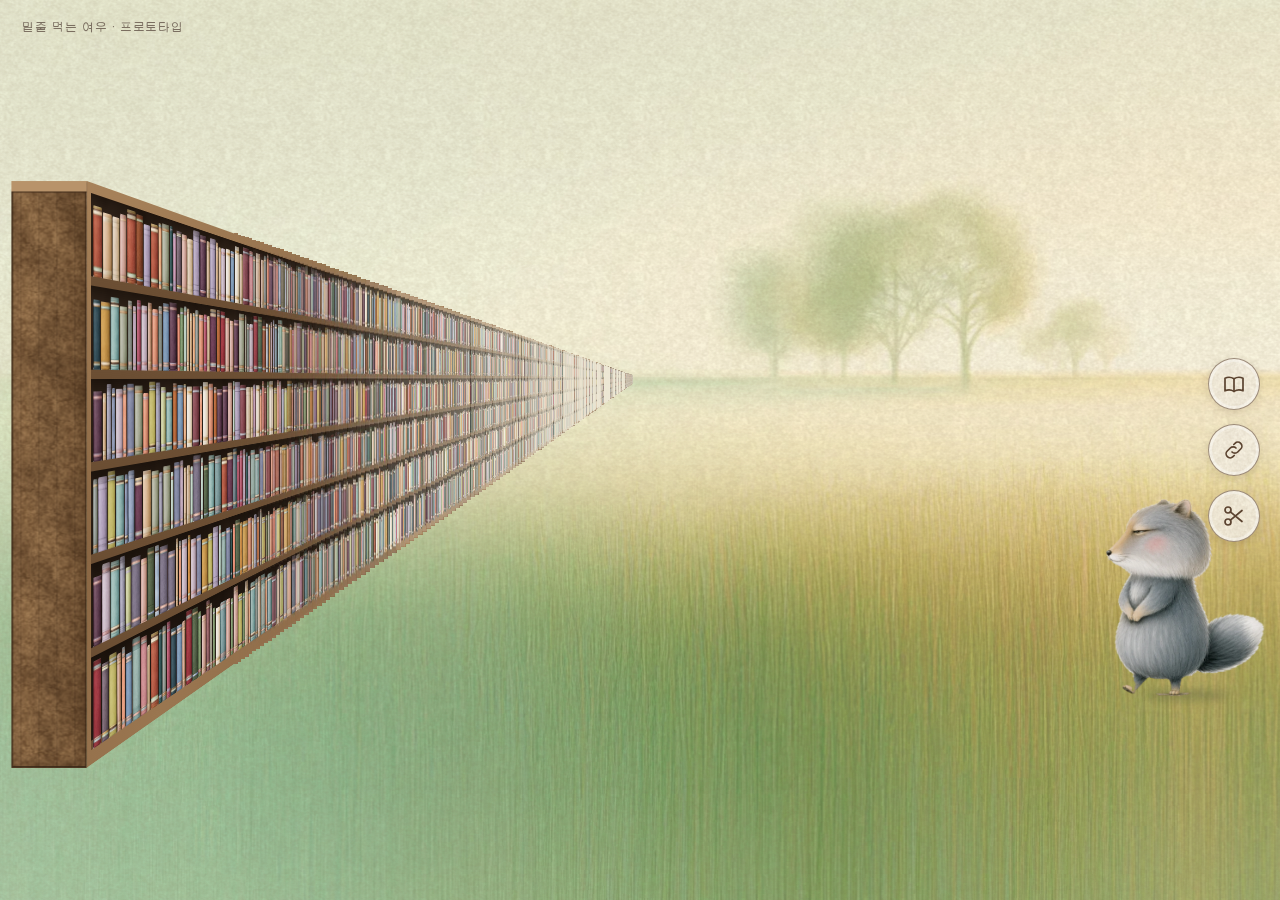
<file: index.html>
<!DOCTYPE html>
<html lang="ko">
<head>
<meta charset="utf-8">
<base href="/">  <!-- /view/ 처럼 끝에 / 가 붙은 주소로 열려도 css·js·그림·데이터를 맨 위에서 찾게 -->
<meta name="viewport" content="width=device-width, initial-scale=1">
<title>밑줄 먹는 여우 · 프로토타입</title>
<link rel="preload" as="font" type="font/woff2" href="assets/fonts/undinaru-v1.woff2" crossorigin>
<link rel="preload" as="font" type="font/woff2" href="assets/fonts/undinaru-bold-v1.woff2" crossorigin>
<link rel="preload" as="image" href="assets/meadow/field.webp">
<link rel="preload" as="image" href="assets/tex/paper.webp">
<link rel="stylesheet" href="css/style.css">

</head>
<body>
<!-- 처음 들어올 때: 그림을 모두 받아 준비할 때까지 크림색 막으로 덮었다가 한 번에 걷어냄 (js/main.js revealScene) -->
<div id="curtain" aria-hidden="true"><p>책장을 펼치는 중…</p></div>
<div id="stage">
  <div id="label">밑줄 먹는 여우 · 프로토타입</div>
  <div id="viewport"><div id="world">
    <div class="plane" id="backP"></div>
    <div class="plane" id="ceilP"></div>
    <div class="plane" id="wallR"></div>
    <div class="plane" id="floorP"></div>
    <div id="floorFade"></div>
    <div id="floorGlow"></div>
    <div class="plane" id="wallL">
      <div id="wallShadow"></div>
      <div id="shelf" tabindex="0" role="button" aria-label="책장. 누르면 여우가 책을 한 권 꺼내 먹어요"><div id="sidePanel"></div></div>
      <div id="fog"></div>
    </div>
    <div id="fox" aria-hidden="true">
      <div id="foxBob"><div id="foxInner"></div></div>
      <div id="held">
        <div class="cover"></div>
        <div class="spread"><div class="pg l"></div><div class="pg r"></div></div>
      </div>
    </div>
  </div></div>
  
</div>
<div id="hint">커서를 움직이면 여우가 따라와요 · 안쪽에 커서를 두면 더 깊이 들어가요 · 책장을 누르면 책을 먹어요</div>

<div id="dream" aria-live="polite">
  <div id="ink">
    <div class="blob b1"></div><div class="blob b2"></div><div class="blob b3"></div>
    <div class="dream-inner" id="dreamInner"></div>
  </div>
</div>
<nav id="tools" aria-label="여우의 언덕 도구">
  <a class="tool" id="toArchive" href="archive"><svg viewBox="0 0 24 24" aria-hidden="true"><path d="M3 6.2c3-1.4 6-1.3 9 .6c3-1.9 6-2 9-.6v12.6c-3-1.4-6-1.3-9 .6c-3-1.9-6-2-9-.6Z"/><path d="M12 6.8v12.6"/></svg><span class="tip">먹은 책 모아 보기</span></a>
  <button class="tool" id="shareView" type="button"><svg viewBox="0 0 24 24" aria-hidden="true"><path d="M10 14a4 4 0 0 0 5.7 0l3-3a4 4 0 0 0-5.7-5.7l-1.2 1.2"/><path d="M14 10a4 4 0 0 0-5.7 0l-3 3a4 4 0 0 0 5.7 5.7l1.2-1.2"/></svg><span class="tip">보기 전용 링크 복사</span></button>
  <div id="keyAsk" role="dialog" aria-label="꽃밭 주인 옮기기" hidden>
    <p>다른 브라우저가 이 꽃밭의<br>주인으로 등록돼 있어요</p>
    <input type="password" id="gardenKey" autocomplete="current-password" placeholder="비상용 비밀번호" aria-label="비상용 비밀번호">
    <small class="key-msg" aria-live="polite">이 브라우저로 옮기려면 Vercel에 정해 둔 GARDEN_KEY를 넣어 주세요.</small>
    <div class="ask-btns"><button type="button" class="key-yes">옮기기</button><button type="button" class="key-no">그만둘래요</button></div>
  </div>
  <button class="tool" id="snip" type="button" aria-haspopup="dialog" aria-expanded="false"><svg viewBox="0 0 24 24" aria-hidden="true"><circle cx="6" cy="6" r="3"/><circle cx="6" cy="18" r="3"/><path d="M8.4 7.8 20 17.5M8.4 16.2 20 6.5"/></svg><span class="tip">꽃 잘라 꽃다발 받기</span></button>
  <div id="snipAsk" role="dialog" aria-label="꽃 자르기" hidden>
    <p>풀밭에 핀 꽃 <b class="ask-n"></b>송이 중</p>
    <label class="ask-pick"><select id="snipCount" aria-label="자를 꽃 송이 수"></select> 송이를 잘라</label>
    <p>여우가 꽃다발로 만들어 줄까요?</p>
    <small>먼저 핀 꽃부터 잘라요. 먹은 책 기록은 모음 페이지에 그대로 남아요.</small>
    <div class="ask-btns"><button type="button" class="ask-yes">잘라 주세요</button><button type="button" class="ask-no">그만둘래요</button></div>
  </div>
</nav>
<div id="toast"></div>

<svg width="0" height="0" style="position:absolute" aria-hidden="true">
  <filter id="wobble" x="-10%" y="-10%" width="120%" height="120%">
    <feTurbulence type="fractalNoise" baseFrequency="0.011" numOctaves="3" seed="7"/>
    <feDisplacementMap in="SourceGraphic" scale="70" xChannelSelector="R" yChannelSelector="G"/>
  </filter>
</svg>

<script src="js/share.js"></script>
<script src="js/main.js"></script>
<script src="js/write.js"></script>

</body>
</html>
</file>
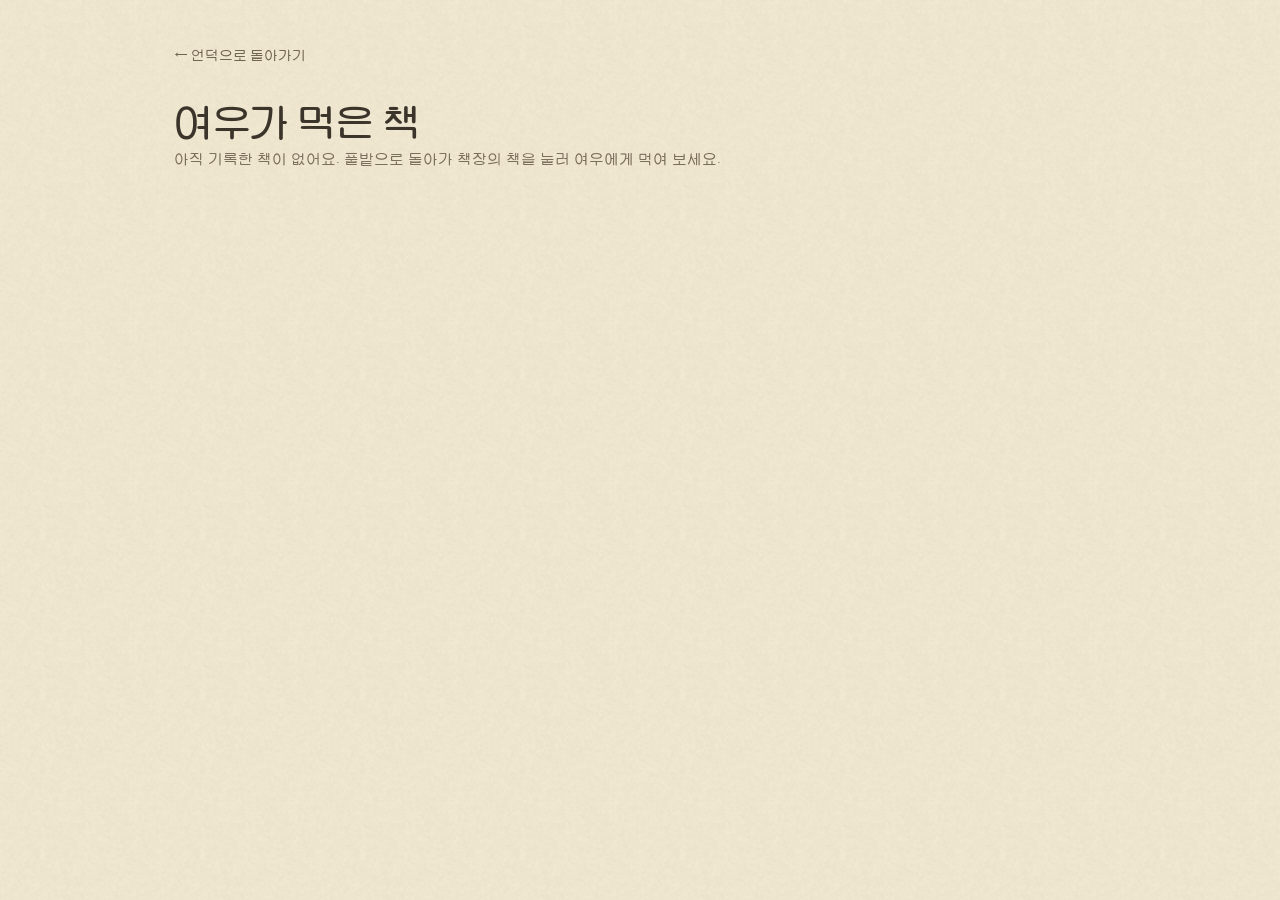
<file: archive.html>
<!DOCTYPE html>
<html lang="ko">
<head>
<meta charset="utf-8">
<base href="/">  <!-- /view/ 처럼 끝에 / 가 붙은 주소로 열려도 css·js·그림·데이터를 맨 위에서 찾게 -->
<meta name="viewport" content="width=device-width, initial-scale=1">
<title>여우가 먹은 책 · 밑줄 먹는 여우</title>
<link rel="preload" as="font" type="font/woff2" href="assets/fonts/undinaru-v1.woff2" crossorigin>
<link rel="preload" as="font" type="font/woff2" href="assets/fonts/undinaru-bold-v1.woff2" crossorigin>
<link rel="stylesheet" href="css/archive.css">
</head>
<body>
<main>
  <a class="back" href="./">← 언덕으로 돌아가기</a>
  <header>
    <h1>여우가 먹은 책</h1>
    <p id="sum">기록을 불러오는 중이에요</p>
  </header>
  <div class="search" id="searchBox" hidden>
    <label for="q" class="sr">기록 검색</label>
    <input id="q" type="search" placeholder="책 이름, 작가, 구절, 메모에서 찾기" autocomplete="off" enterkeyhint="search">
    <p id="found" aria-live="polite"></p>
  </div>
  <section aria-labelledby="hBooks">
    <h2 id="hBooks" class="sr">먹은 책 목록</h2>
    <div id="books" class="grid"></div>
  </section>
  <section id="bqSec" aria-labelledby="hBq" hidden>
    <h2 id="hBq">받은 꽃다발</h2>
    <ul id="bouquets"></ul>
  </section>
  <footer>
    <div id="clear">
      <button type="button" class="link" id="clearAsk">기록 모두 지우기</button>
      <span id="clearConfirm" hidden>먹은 책 기록, 메모, 받은 꽃다발, 풀밭의 꽃이 모두 지워져요.
        <button type="button" id="clearYes">지우기</button><button type="button" id="clearNo" class="link">그만두기</button></span>
    </div>
  </footer>
</main>
<script src="js/share.js"></script>
<script src="js/archive.js"></script>
</body>
</html>
</file>
<file: css/style.css>
/* 글꼴: 은디나루(은글꼴, 자유 공개 글꼴). 한글·영문·문장부호만 남겨 woff2로 줄임 (assets/fonts) */
@font-face{font-family:'UnDinaru';font-weight:400;font-display:swap;src:url(../assets/fonts/undinaru-v1.woff2) format('woff2')}
@font-face{font-family:'UnDinaru';font-weight:700;font-display:swap;src:url(../assets/fonts/undinaru-bold-v1.woff2) format('woff2')}
:root{
  --floor: 9vh;
  --fox: 190px;
  --ink: #3B342A;
  --muted: #8A7F6B;
  --paper: #F3EDE1;
  /* 수채 종이 결: 책등·나무판에 곱하기로 얹어 붓 자국과 입자감을 냄 */
  --grain: url(../assets/tex/grain.webp);   /* 성능: SVG 노이즈 대신 미리 그려 둔 작은 이미지 (SVG 필터는 그릴 때마다 노이즈를 새로 계산해 무거움) */
  --wash: url(../assets/tex/wash.webp);
  --wood: #94704A;
  --wood-dk: #6B4E33;
  --pencil: rgba(52,34,20,.78);
}
*{box-sizing:border-box}
html,body{margin:0;height:100%;overflow:hidden;background:#0b0b0b;font-family:'UnDinaru',sans-serif}

/* ---------- 현실: 검은 무대 ---------- */
#stage{
  position:fixed;inset:0;
  background:
    radial-gradient(ellipse 55% 60% at 22% 70%, rgba(255,226,180,.08), transparent 70%),
    radial-gradient(ellipse 80% 30% at 50% 100%, rgba(255,240,220,.05), transparent 70%),
    #0b0b0b;
  will-change:transform,filter;
}
#label{position:fixed;top:18px;left:22px;color:#6b6460;font-size:12px;letter-spacing:.08em;z-index:3}
#note{position:fixed;bottom:14px;right:18px;color:#4d4844;font-size:11px;z-index:3}

/* 방 (3D) */
#viewport{position:absolute;inset:0;perspective:1100px;perspective-origin:50% 42%;overflow:hidden}
#world{position:absolute;left:50%;top:50%;width:0;height:0;transform-style:preserve-3d;transform:scale(var(--k,1))}
.plane{position:absolute;left:0;top:0;transform-origin:0 0;transform-style:preserve-3d}
#wallL{width:3600px;height:800px;transform:translate3d(-600px,-500px,300px) rotateY(90deg);
  background:linear-gradient(90deg,#1d1713 0%,#120e0b 30%,#050404 60%,#030303 100%)}
#floorP{width:1200px;height:3600px;transform:translate3d(-600px,300px,300px) rotateX(-90deg);
  background:url(../assets/tex/floor.webp)}
/* 성능: 바닥의 어둠·빛 그라데이션을 나무 무늬와 한 판에 겹치면 여우가 움직일 때마다 큰 바닥 전체를 다시 그려서 버벅였음.
   무늬(floorP), 어둠(floorFade), 은은한 빛(floorGlow)을 각각 얇게 띄운 판으로 나눔 */
#floorFade,#floorGlow{position:absolute;left:0;top:0;transform-origin:0 0;width:1200px;height:3600px;pointer-events:none}
#floorFade{transform:translate3d(-600px,299px,300px) rotateX(-90deg);
  background:linear-gradient(180deg,rgba(0,0,0,0) 0%,rgba(0,0,0,.6) 28%,#050404 55%,#030303 100%)}
#floorGlow{transform:translate3d(-600px,298.5px,300px) rotateX(-90deg);
  background:radial-gradient(ellipse 40% 22% at 22% 14%,rgba(255,222,170,.09),transparent 70%)}
#ceilP{width:1200px;height:3600px;transform:translate3d(-600px,-500px,300px) rotateX(-90deg);
  background:linear-gradient(180deg,#0f0c0a 0%,#060505 30%,#030303 60%)}
#wallR{width:3600px;height:800px;transform:translate3d(600px,-500px,300px) rotateY(90deg);
  background:linear-gradient(90deg,#120f0d 0%,#080706 28%,#030303 60%)}
#backP{width:1200px;height:800px;transform:translate3d(-600px,-500px,-3300px);background:#030303}

#shelf{position:absolute;left:250px;top:240px;width:0;height:560px;transform-origin:0 0;transform:translateZ(72px);transform-style:preserve-3d;cursor:pointer}
#shelf:focus-visible{outline:none}
#shelf:focus-visible .seg{outline:2px solid rgba(201,168,119,.5);outline-offset:-2px}
.seg{position:absolute;top:0;height:560px;display:grid;grid-template-rows:repeat(6,1fr);
  background-color:#2a1f17;background-image:var(--wash),linear-gradient(180deg,#33261c,#211811);background-blend-mode:multiply,normal;
  border:10px solid var(--wood);border-bottom-width:14px;border-left-width:8px;border-right:none;
  border-image:linear-gradient(160deg,#a7825a 0%,#8a6744 35%,#9a7650 60%,#7a5a3c 100%) 1;
  box-shadow:inset 0 0 0 1px var(--pencil)}
#sidePanel{position:absolute;left:0;top:0;width:72px;height:560px;transform-origin:0 0;transform:translateZ(-72px) rotateY(-90deg);
  background-color:var(--wood);
  background-image:var(--grain),var(--wash),repeating-linear-gradient(90deg,rgba(60,40,24,0) 0 9px,rgba(60,40,24,.18) 9px 10px,rgba(60,40,24,0) 10px 17px),linear-gradient(90deg,#b08a5f,#8c6a46);
  background-blend-mode:multiply,multiply,normal,normal;
  box-shadow:inset 0 0 0 1.5px var(--pencil),inset 0 0 18px rgba(70,46,26,.45);pointer-events:none}
#sidePanel::before{content:"";position:absolute;left:0;right:0;top:0;height:10px;background:#b8936a;box-shadow:0 1px 0 var(--pencil)}
#fog{position:absolute;left:0;top:225px;width:3600px;height:590px;transform:translateZ(74px);pointer-events:none;
  background:linear-gradient(90deg,rgba(0,0,0,0) 0%,rgba(0,0,0,.2) 10%,rgba(0,0,0,.6) 28%,rgba(0,0,0,.92) 44%,#000 54%,#000 100%)}
#wallShadow{position:absolute;left:150px;top:200px;width:1600px;height:600px;transform:translateZ(1px);
  background:radial-gradient(ellipse 60% 70% at 30% 70%,rgba(255,220,170,.05),transparent 70%);pointer-events:none}
.row{position:relative;display:flex;align-items:flex-end;gap:1px;padding:0 4px;overflow:hidden;
  border-bottom:9px solid var(--wood);border-image:linear-gradient(180deg,#b38e64 0 2px,#8f6c48 2px 60%,#6b4e33) 0 0 1 0 / 0 0 9px 0}
.row::before{content:"";position:absolute;left:0;right:0;top:0;height:16px;z-index:1;pointer-events:none;
  background:linear-gradient(180deg,rgba(20,12,6,.55),rgba(20,12,6,0))}
.row:last-child{border-bottom:none}
.spine{
  position:relative;flex:none;border-radius:2px 2px 0 0;
  transition:opacity .4s;
  background-color:var(--c,#a99a86);background-size:100% 100%;background-repeat:no-repeat;
  box-shadow:inset -1px 0 0 rgba(40,26,14,.25);
}
/* 성능: 책에 커서를 올렸을 때 책 자체를 밝히면 큰 3D 책장 전체를 다시 그려서 버벅였음.
   대신 화면 위 평면 레이어(#spineHL)를 그 책 위치로 옮겨 은은하게 밝힘 */
#spineHL{position:fixed;left:0;top:0;pointer-events:none;z-index:3;opacity:0;
  background:rgba(255,236,200,.28);mix-blend-mode:screen;border-radius:2px;box-shadow:0 0 10px 2px rgba(255,226,180,.25);transition:opacity .15s}
#spineHL.on{opacity:1}
.spine.picked{filter:brightness(1.6)!important}
.spine.gone{opacity:0}

/* 여우 */
#fox{
  pointer-events:none;
  position:absolute;left:0;top:0;width:320px;height:320px;
  transform-origin:0 0;will-change:transform;z-index:4;
}
#fox::after{content:"";position:absolute;left:50%;width:var(--shw,40%);transform:translateX(-50%);bottom:-4px;height:14px;border-radius:50%;background:rgba(0,0,0,.6);filter:blur(4px);z-index:-1}
#foxBob,#foxInner{width:100%;height:100%}
#foxBob{transform-origin:50% 100%}
#foxInner svg{width:100%;height:100%;display:block;overflow:visible}
#foxInner{position:relative}
#foxInner img.enter{opacity:0}
.img-mode #foxInner img{transition:opacity .15s linear}
.img-mode.walking #foxBob{animation:none}
.img-mode.pose-stand #foxBob,.img-mode.pose-sit #foxBob{animation:breathe 3.4s ease-in-out infinite;transform-origin:50% 100%}
#foxInner img{position:absolute;bottom:0;left:50%;transform:translate(calc(-50% + var(--dx,0px)),var(--dy,0px));width:auto;max-width:none;display:block;filter:brightness(var(--br,.94));user-select:none;-webkit-user-drag:none}
#fox::before{content:"";position:absolute;left:0;right:0;bottom:-10px;height:100%;
  background:radial-gradient(closest-side at 50% 78%,rgba(255,222,175,.09),rgba(255,222,175,0));pointer-events:none;z-index:-2}
#foxInner{transform-origin:50% 50%;transition:transform .24s cubic-bezier(.4,0,.2,1)}

svg .leg{transform-box:fill-box;transform-origin:50% 5%}
.walking .l1,.walking .l3{animation:swing .42s ease-in-out infinite alternate}
.walking .l2,.walking .l4{animation:swing .42s ease-in-out infinite alternate-reverse}
@keyframes swing{from{transform:rotate(20deg)}to{transform:rotate(-20deg)}}
.walking #foxBob{animation:bob .21s ease-in-out infinite alternate}
@keyframes bob{to{transform:translateY(-4px)}}
svg .arm{transform-box:fill-box;transform-origin:50% 8%;transform:rotate(16deg)}
.reaching svg .arm{animation:rummage .55s ease-in-out infinite alternate}
@keyframes rummage{from{transform:rotate(168deg)}to{transform:rotate(138deg)}}
svg .head{transform-box:fill-box;transform-origin:50% 100%}
.chewing svg .head{animation:chew .2s ease-in-out infinite alternate}
@keyframes chew{to{transform:translateY(3px) rotate(-2deg)}}
.sleeping #foxBob{animation:breathe 2.6s ease-in-out infinite;transform-origin:50% 100%}
@keyframes breathe{50%{transform:scaleY(1.04)}}
/* 앉아서 쉬기(임시): 숨을 깊고 느리게 */
.resting #foxBob{animation:breatheDeep 4.6s ease-in-out infinite;transform-origin:50% 100%}
@keyframes breatheDeep{45%{transform:scaleY(1.075) scaleX(1.025)}}
.img-mode.reaching #foxBob{animation:sway 1.1s ease-in-out infinite alternate;transform-origin:50% 100%}
@keyframes sway{from{transform:rotate(-1.5deg)}to{transform:rotate(1.5deg) translateY(-3px)}}
.img-mode.pose-sit #held,.img-mode.pose-eat #held{display:none!important}

/* 들고 있는 책 */
#held{position:absolute;display:none;pointer-events:none;z-index:6}
#held.closed,#held.open{display:block}
.pose-walk #held{left:20%;top:50%}
.pose-walk.face-right #held{left:auto;right:20%}
.pose-sit #held,.pose-eat #held{left:50%;top:68%;transform:translate(-50%,-50%)}
#held .cover{display:none;width:calc(var(--fox)*.2);height:calc(var(--fox)*.28);background:var(--cover,#a98f6b);border-radius:2px;box-shadow:inset -3px 0 0 rgba(0,0,0,.2)}
#held.closed .cover{display:block}
#held .spread{display:none;position:relative;width:calc(var(--fox)*.46);height:calc(var(--fox)*.28);perspective:400px}
#held.open .spread{display:flex}
.pg{flex:1;background:#efe6d2;border:1px solid #c9bba0;background-image:repeating-linear-gradient(#efe6d2 0 5px,#d8ccb4 5px 6px);background-size:70% 100%;background-repeat:no-repeat;background-position:center 30%}
.pg.l{border-radius:3px 0 0 3px;box-shadow:inset -4px 0 6px rgba(0,0,0,.12)}
.pg.r{border-radius:0 3px 3px 0;box-shadow:inset 4px 0 6px rgba(0,0,0,.12)}
.flip{position:absolute;left:50%;top:0;width:50%;height:100%;background:#f6efe0;border:1px solid #c9bba0;transform-origin:left center;backface-visibility:visible}
.flybook{position:fixed;z-index:20;border-radius:2px;pointer-events:none}
/* 이미지 모드: 입에 문 책 (수채 느낌의 작은 양장본) */
.img-mode #held{transition:left .18s ease,top .18s ease;transform:none}
.img-mode #held.hidden{visibility:hidden}
.img-mode #held.no-anchor{display:none!important}
.img-mode #held .cover,.img-mode ~ .flybook,.flybook{
  --pg:#efe4cc;
}
.img-mode #held .cover{width:30px;height:40px;margin-left:-9px;transform-origin:30% 6%;transform:rotate(-16deg);
  border-radius:2px 3px 3px 2px;border:1px solid rgba(58,40,26,.55);
  background:
    linear-gradient(90deg,rgba(0,0,0,.22) 0 5px,rgba(255,255,255,.08) 5px 7px,transparent 7px),
    radial-gradient(ellipse at 30% 25%,rgba(255,255,255,.18),transparent 60%),
    var(--cover,#a98f6b);
  box-shadow:3px 0 0 -1px #efe4cc,3px 0 0 0 rgba(58,40,26,.4),0 3px 5px rgba(0,0,0,.35)}
.img-mode.face-right #held .cover{transform:rotate(16deg) scaleX(-1);margin-left:-21px}
/* 날아가는 책: 손으로 그린 책 그림 여러 방향을 겹쳐 두고 JS(swapViews)가 차례로 바꿔 보여줌. 표지에만 책 색을 곱함 */
.flybook{filter:drop-shadow(0 4px 5px rgba(60,40,20,.3))}
.fb{position:absolute;inset:0;background:50% 50%/100% 100% no-repeat}
.fb i{position:absolute;inset:0;background:var(--cover,#a98f6b);mix-blend-mode:multiply;opacity:.9;-webkit-mask-size:100% 100%;mask-size:100% 100%;-webkit-mask-repeat:no-repeat;mask-repeat:no-repeat}
.fb-a{background-image:url(../assets/book/fly_a.webp)} .fb-a i{-webkit-mask-image:url(../assets/book/fly_a_mask.webp);mask-image:url(../assets/book/fly_a_mask.webp)}
.fb-b{background-image:url(../assets/book/fly_b.webp)} .fb-b i{-webkit-mask-image:url(../assets/book/fly_b_mask.webp);mask-image:url(../assets/book/fly_b_mask.webp)}
.fb-c{background-image:url(../assets/book/fly_c.webp)} .fb-c i{-webkit-mask-image:url(../assets/book/fly_c_mask.webp);mask-image:url(../assets/book/fly_c_mask.webp)}
.fb-lay{background-image:url(../assets/book/lay.webp)} .fb-lay i{-webkit-mask-image:url(../assets/book/lay_mask.webp);mask-image:url(../assets/book/lay_mask.webp)}
.crumb{position:fixed;z-index:21;pointer-events:none;
  background:#e6dcc4 repeating-linear-gradient(0deg,transparent 0 2px,rgba(80,64,44,.28) 2px 3px);
  filter:brightness(.82);transform-style:preserve-3d;will-change:transform}
.zz{position:fixed;z-index:21;color:#c9bfae;font-family:'UnDinaru',sans-serif;pointer-events:none}

#hint{
  position:fixed;left:50%;bottom:3.2vh;transform:translateX(-50%);
  color:#a59d92;font-size:14px;letter-spacing:.04em;opacity:0;transition:opacity .8s;z-index:3;white-space:nowrap
}
#hint.show{opacity:1}

/* ---------- 꿈 ---------- */
#dream{position:fixed;inset:0;z-index:40;visibility:hidden;pointer-events:none}
#dream.active{visibility:visible;pointer-events:auto}
#ink{
  position:absolute;inset:0;overflow-y:auto;
  background-color:var(--paper);
  background-image:url("data:image/svg+xml,%3Csvg xmlns='http://www.w3.org/2000/svg' width='220' height='220'%3E%3Cfilter id='n'%3E%3CfeTurbulence type='fractalNoise' baseFrequency='.85' numOctaves='3'/%3E%3CfeColorMatrix values='0 0 0 0 .35 0 0 0 0 .28 0 0 0 0 .2 0 0 0 .09 0'/%3E%3C/filter%3E%3Crect width='100%25' height='100%25' filter='url(%23n)'/%3E%3C/svg%3E");
  color:var(--ink);
  clip-path:circle(0px at 50% 50%);
}
.blob{position:fixed;border-radius:50%;pointer-events:none;filter:blur(2px);animation:drift 22s ease-in-out infinite alternate}
.blob.b1{width:46vmax;height:40vmax;left:-12vmax;top:-10vmax;background:radial-gradient(circle at 40% 40%,var(--t1,rgba(201,168,119,.32)),transparent 65%);transition:background 1s}
.blob.b2{width:40vmax;height:44vmax;right:-14vmax;top:18vh;background:radial-gradient(circle at 50% 50%,rgba(138,155,168,.30),transparent 65%);animation-duration:26s}
.blob.b3{width:30vmax;height:30vmax;left:20vw;bottom:-14vmax;background:radial-gradient(circle,var(--t3,rgba(230,164,155,.24)),transparent 65%);animation-duration:19s}
@keyframes drift{to{transform:translate(4vmax,3vmax) scale(1.08)}}

.dream-inner{position:relative;max-width:640px;margin:0 auto;padding:14vh 28px 12vh}
.kicker{font-size:12px;letter-spacing:.14em;color:var(--muted);margin:0 0 18px}
.dtitle{font-family:'UnDinaru',sans-serif;font-weight:700;font-size:clamp(26px,4vw,36px);margin:0 0 6px;line-height:1.3}
.dauthor{color:var(--muted);margin:0 0 48px;font-size:15px}
.q{margin:0 0 44px;padding:0}
.q p{font-family:'UnDinaru',sans-serif;font-size:clamp(20px,2.6vw,25px);line-height:1.85;white-space:pre-line;margin:0 0 10px}
.q span{font-size:12px;color:var(--muted);letter-spacing:.06em}
.fnote{border-top:1px solid #d6cbb6;padding-top:22px;margin:56px 0 24px}
.fnote small{display:block;font-size:12px;color:var(--muted);letter-spacing:.1em;margin-bottom:8px}
.fnote p{margin:0;font-size:17px;line-height:1.8}
.tags{display:flex;gap:8px;flex-wrap:wrap;margin:0 0 40px}
.tags span{font-size:12px;padding:5px 12px;border-radius:999px;background:rgba(201,168,119,.22);color:#6b5434}
.actions{display:flex;gap:12px;flex-wrap:wrap;align-items:center}
.actions a,.actions button{font-family:inherit;font-size:14px;padding:11px 20px;border-radius:999px;cursor:pointer;text-decoration:none}
.actions a,.actions button.ghost{border:1px solid #bfb29a;color:var(--ink);background:transparent}
.actions button{border:none;background:#3B342A;color:#f3ede1}
.actions button:focus-visible,.actions a:focus-visible{outline:2px solid #8a9ba8;outline-offset:3px}
.rv{opacity:0;transform:translateY(14px);transition:opacity 1.1s ease, transform 1.1s ease}
.rv.in{opacity:1;transform:none}
@media (prefers-reduced-motion:reduce){ .rv{transform:none;transition:opacity .4s ease} }
#toast{position:fixed;left:50%;bottom:28px;transform:translateX(-50%);background:#3B342A;color:#f3ede1;font-size:13px;padding:9px 16px;border-radius:999px;opacity:0;transition:opacity .4s;z-index:60;pointer-events:none}
#toast.show{opacity:1}

@media (max-width:700px){ #note{display:none} }
@media (prefers-reduced-motion:reduce){
  .blob{animation:none}
  .resting #foxBob{animation-duration:9s}
}

/* 먹은 책 더미 (입구 근처 바닥) */
#pile{position:absolute;left:0;top:0;width:300px;height:420px;display:flex;align-items:flex-end;justify-content:center;gap:18px;pointer-events:none}
#pile::after{content:"";position:absolute;left:12%;right:12%;bottom:-8px;height:18px;border-radius:50%;background:rgba(0,0,0,.55);filter:blur(5px);z-index:-1}
#pile .pstack{display:flex;flex-direction:column-reverse;align-items:center}
.pbook{pointer-events:auto;cursor:pointer;display:block;position:relative;margin:0;padding:0;border:0;background:none;
  transform:translateX(var(--off,0)) rotate(var(--rot,0deg));transition:filter .2s}
/* 먹은 책 더미: 눕힌 책 그림(lay). 버튼은 책 두께만큼의 띠이고 그림은 그 위로 올라와 있어서, 위에 쌓인 책이 아래 책의 표지를 덮음 */
.pbook::before,.pbook::after{content:"";position:absolute;left:0;right:0;bottom:-1px;height:var(--ih,80px);pointer-events:none}
.pbook::before{background:url(../assets/book/lay.webp) 50% 100%/100% 100% no-repeat}
.pbook::after{background:var(--c,#a99a86);mix-blend-mode:multiply;opacity:.9;-webkit-mask:url(../assets/book/lay_mask.webp) 50% 100%/100% 100% no-repeat;mask:url(../assets/book/lay_mask.webp) 50% 100%/100% 100% no-repeat}
.pbook:hover,.pbook:focus-visible{filter:brightness(1.12) drop-shadow(0 0 5px rgba(255,236,190,.9));outline:none}

.plabel{position:absolute;left:-40px;right:-40px;text-align:center;color:#a59d92;font-size:14px;letter-spacing:.04em;pointer-events:none}

/* 한 장짜리 먹기 그림: 씹을 때 몸이 살짝 들썩임 */
.img-mode.chewing #foxBob{animation:chewBob .34s ease-in-out infinite alternate;transform-origin:50% 100%}
@keyframes chewBob{from{transform:scale(1,1)}to{transform:scale(1.012,.985) translateY(1px)}}

/* 꿈 화면이 닫혀 있을 때는 물감 번짐 애니메이션을 멈춤 (안 보이는데 계속 그려서 성능 낭비) */
#dream:not(.active) .blob{animation-play-state:paused}

/* ===================== 꽃밭 언덕 테마 =====================
   벽·천장 없이 크림색 하늘 아래 언덕과 꽃밭이 펼쳐진 곳에 책장이 끝없이 서 있음.
   풀밭(#stage 배경)은 2D 그림 한 장이라 가볍고, 책장 안쪽은 크림색 안개로 흐려짐 */
:root{--cream:#f4f1e6}
html,body{background:var(--cream)}
/* 풀밭 위에 크림 종이색을 한 겹 덮고 종이 결을 얹음 (하늘이 하얗게 비던 것을 크림 종이처럼) */
#stage{background:
  url(../assets/tex/paper.webp) 0 0 / 160px 160px repeat,
  linear-gradient(rgba(240,230,205,.38),rgba(240,230,205,.38)),
  var(--cream) url(../assets/meadow/field.webp) 88% 100% / auto 100% no-repeat!important;
  background-blend-mode:normal,normal,normal!important}
/* 풀밭 그림(field.webp)은 지평선이 그림 위에서 42%에 오도록 만들어 둠 = 책장 소실점(#viewport perspective-origin 42%)과 같은 높이.
   가로 88%: 오른쪽 먼 나무들이 화면 안에 들어오게. 그림 비율(2.51)보다 넓은 화면만 가로 맞춤 */
@media (min-aspect-ratio:2510/1000){ #stage{background-size:160px 160px,auto,100% auto!important} }
#wallL{background:none!important}
#ceilP,#wallR,#backP{display:none}
#floorP{background:none!important}
#floorFade,#floorGlow{display:none}
#wallShadow{display:none}
#fog{display:none}
/* 책장이 안쪽으로 갈수록 안개 속으로 사라짐: 각 칸(.seg)에 마스크. 위치는 setMask()가 맞춤.
   마스크 앞쪽 3000px은 불투명 여백: 안쪽으로 들어가도 책장 앞부분이 잘리지 않아 옆면(#sidePanel)과 붙어 있음 */
.seg{-webkit-mask-image:linear-gradient(90deg,#000 0,#000 3380px,rgba(0,0,0,.5) 3700px,transparent 4050px);
  mask-image:linear-gradient(90deg,#000 0,#000 3380px,rgba(0,0,0,.5) 3700px,transparent 4050px);
  -webkit-mask-size:4400px 100%;mask-size:4400px 100%;-webkit-mask-repeat:no-repeat;mask-repeat:no-repeat;
  -webkit-mask-position:0 0;mask-position:0 0}
#fox::before{display:none}
#fox::after{background:rgba(80,92,60,.32)!important;filter:blur(5px)!important}
#label,#note{color:#7a6e60!important}
#hint{color:#5f5446!important;background:rgba(244,241,230,.82);padding:6px 14px;border-radius:999px}
.plabel{color:#7a6e60!important}
.zz{color:#8a7f70!important}
/* 책장 발치·앞 풀밭에 서 있는 꽃덤불 */
.clump{position:absolute;bottom:0;pointer-events:none;background-size:contain;background-repeat:no-repeat;background-position:50% 100%;transform-origin:50% 100%}

/* ===================== 꿈: 별이 뜬 밤하늘 =====================
   밤하늘 그림은 assets/meadow/night.webp (지금은 임시로 만든 별밤. 미드저니 그림으로 교체 예정) */
#ink{
  --ink:#f3ecdc; --muted:#b9b2c8;
  /* 밤하늘 그림 아래쪽이 밝아서, 글자가 읽히도록 아래로 갈수록 짙은 밤색을 덮음 */
  background:linear-gradient(180deg,rgba(12,26,30,.15) 0%,rgba(12,26,30,.35) 45%,rgba(14,24,30,.72) 100%) fixed,
    #10232a url(../assets/meadow/night.webp) 50% 0 / cover fixed!important;
  color:var(--ink);
}
#ink .blob{mix-blend-mode:screen;opacity:.55}
#ink .blob.b2{background:radial-gradient(circle at 50% 50%,rgba(120,190,180,.26),transparent 65%)}
#ink .fnote{border-top-color:rgba(243,236,220,.22)}
#ink .tags span{background:rgba(243,236,220,.12);color:#efe6d2}
#ink .actions a,#ink .actions button.ghost{border-color:rgba(243,236,220,.4);color:var(--ink)}
#ink .actions button:not(.ghost){background:#f3ecdc;color:#1d2340}
#ink .q p{text-shadow:0 0 18px rgba(255,240,200,.18)}

/* 책꽃: 먹은 책 색으로 물든 꽃 (꽃잎만 물들이도록 꽃잎 모양 마스크 위에 책 색을 곱함) */
#garden{position:absolute;left:0;top:0;transform-style:preserve-3d}
.bflower{position:absolute;left:0;top:0;padding:0;border:0;background:none 50% 100%/100% 100% no-repeat;cursor:pointer;transform-origin:50% 100%}
.bflower i{position:absolute;inset:0;background:var(--c);mix-blend-mode:color;opacity:.95;
  -webkit-mask-size:100% 100%;mask-size:100% 100%;-webkit-mask-repeat:no-repeat;mask-repeat:no-repeat;pointer-events:none}
.bflower:hover,.bflower:focus-visible{filter:brightness(1.12) drop-shadow(0 0 6px rgba(255,236,190,.9));outline:none}
.bflower.blooming{animation:bloom 1.6s cubic-bezier(.2,1.3,.4,1) both}
@keyframes bloom{0%{clip-path:inset(100% 0 0 0);filter:brightness(1.6)}60%{clip-path:inset(0 0 0 0)}100%{clip-path:inset(0 0 0 0);filter:brightness(1)}}
@media (prefers-reduced-motion:reduce){ .bflower.blooming{animation:none} }

/* ---------- 오른쪽 도구 버튼: 먹은 책 모음 · 꽃 자르기 ---------- */
#tools{position:fixed;right:20px;top:50%;transform:translateY(-50%);display:flex;flex-direction:column;gap:14px;z-index:30;transition:opacity .5s}
#tools.off{opacity:0;pointer-events:none}
.tool{position:relative;display:grid;place-items:center;width:52px;height:52px;border-radius:50%;padding:0;cursor:pointer;
  background:rgba(247,241,227,.92) url(../assets/tex/paper.webp);border:1.5px solid rgba(91,67,48,.55);
  box-shadow:0 3px 10px rgba(90,70,40,.16),inset 0 0 0 3px rgba(255,255,255,.35);color:#5B4330;transition:transform .25s,box-shadow .25s}
.tool svg{width:24px;height:24px;fill:none;stroke:currentColor;stroke-width:1.7;stroke-linecap:round;stroke-linejoin:round}
.tool:hover,.tool:focus-visible{transform:translateY(-2px) rotate(-4deg);box-shadow:0 6px 14px rgba(90,70,40,.22),inset 0 0 0 3px rgba(255,255,255,.35);outline:none}
.tool:focus-visible{border-color:#8a9ba8;box-shadow:0 0 0 3px rgba(138,155,168,.45)}
.tool .tip{position:absolute;right:62px;top:50%;transform:translate(6px,-50%);white-space:nowrap;font-size:13px;color:#5f5446;
  background:rgba(244,241,230,.94);padding:6px 12px;border-radius:999px;opacity:0;pointer-events:none;transition:opacity .25s,transform .25s}
.tool:hover .tip,.tool:focus-visible .tip{opacity:1;transform:translate(0,-50%)}
:is(#snipAsk,#keyAsk){position:absolute;right:66px;bottom:-6px;width:260px;padding:18px 18px 16px;border-radius:18px;color:#4a3f32;
  background:#f6efdf url(../assets/tex/paper.webp);border:1.5px solid rgba(91,67,48,.45);box-shadow:0 10px 30px rgba(80,60,30,.2)}
:is(#snipAsk,#keyAsk) p{margin:0 0 8px;font-family:'UnDinaru',sans-serif;font-size:16px;line-height:1.6}
:is(#snipAsk,#keyAsk) small{display:block;color:#857865;font-size:12px;line-height:1.5;margin-bottom:14px}
:is(#snipAsk,#keyAsk) .ask-btns{display:flex;gap:8px}
:is(#snipAsk,#keyAsk) p+.ask-pick{margin-top:-4px}
.ask-pick{display:flex;align-items:center;gap:8px;margin:0 0 6px;font-family:'UnDinaru',sans-serif;font-size:16px}
#snipCount{font:inherit;font-size:16px;font-weight:700;color:#3B342A;padding:4px 30px 4px 12px;border-radius:10px;cursor:pointer;
  border:1.5px solid rgba(91,67,48,.45);background:#fbf6ea url("data:image/svg+xml,%3Csvg xmlns='http://www.w3.org/2000/svg' viewBox='0 0 12 8'%3E%3Cpath d='M1 1.5 6 6.5 11 1.5' fill='none' stroke='%235B4330' stroke-width='1.6' stroke-linecap='round'/%3E%3C/svg%3E") right 10px center/11px 8px no-repeat;
  -webkit-appearance:none;appearance:none}
#snipCount:focus-visible{outline:2px solid #8a9ba8;outline-offset:2px}
:is(#snipAsk,#keyAsk) button{font-family:inherit;font-size:13px;padding:8px 14px;border-radius:999px;cursor:pointer;border:1px solid #bfb29a;background:transparent;color:#4a3f32}
:is(#snipAsk,#keyAsk) .ask-yes{background:#3B342A;color:#f3ede1;border-color:#3B342A}
:is(#snipAsk,#keyAsk) button:focus-visible{outline:2px solid #8a9ba8;outline-offset:2px}

/* 꽃다발: 여우 그림(r_give) 위에 같은 크기 층(#giveLayer)을 겹치고 [꽃들] 위에 [앞쪽 포장지·앞발]을 덮음 */
#giveLayer{position:absolute;z-index:7;pointer-events:none}
.bq-stems{position:absolute;width:0;height:0}
.bq-f{position:absolute;left:0;bottom:0;background:50% 100%/100% 100% no-repeat;transform-origin:50% 100%}
.bq-f i{position:absolute;inset:0;background:var(--c);mix-blend-mode:color;opacity:.95;-webkit-mask-size:100% 100%;mask-size:100% 100%;-webkit-mask-repeat:no-repeat;mask-repeat:no-repeat}
.bq-front{position:absolute;inset:0;width:100%;height:100%;filter:brightness(var(--br,.94))}
#giftAway{position:fixed;z-index:22;pointer-events:none;transform-origin:50% 60%}
#giftAway .bq-wrapimg{position:absolute;inset:0;width:100%;height:100%}
.bflower.flying{pointer-events:none;transform-origin:50% 50%}
#giftVeil{position:absolute;inset:0;z-index:3;pointer-events:none;opacity:0;
  background:radial-gradient(ellipse 55% 60% at 50% 55%,rgba(250,244,230,.25),rgba(240,232,210,.8))}
#giftCard{position:fixed;left:50%;bottom:4vh;transform:translate(-50%,12px);z-index:23;text-align:center;opacity:0;transition:opacity .6s,transform .6s;color:#4a3f32;max-width:min(560px,90vw);
  padding:16px 26px 18px;border-radius:20px;background:rgba(247,241,227,.9) url(../assets/tex/paper.webp);box-shadow:0 8px 24px rgba(80,60,30,.15)}
#giftCard.show{opacity:1;transform:translate(-50%,0)}
#giftCard .g1{margin:0 0 4px;font-family:'UnDinaru',sans-serif;font-weight:700;font-size:22px}
#giftCard .g2{margin:0 0 4px;font-size:14px;color:#6f6352}
#giftCard .g3{margin:0 0 14px;font-size:12px;color:#8a7d69;line-height:1.6}
#giftCard button{font-family:inherit;font-size:14px;padding:11px 22px;border-radius:999px;border:none;background:#3B342A;color:#f3ede1;cursor:pointer}
#giftCard button:focus-visible{outline:2px solid #8a9ba8;outline-offset:3px}
@media (max-width:700px){ #tools{right:12px;gap:10px} .tool{width:44px;height:44px} :is(#snipAsk,#keyAsk){right:56px;width:230px} }
@media (prefers-reduced-motion:reduce){ #giftCard{transition:opacity .3s} .tool{transition:none} }

/* 먼 책장 캔버스(js drawFar): 풀밭 배경 위, 3D 방 아래 */
#farShelf{position:absolute;left:0;top:0;width:100%;height:100%;pointer-events:none}

/* 꿈 페이지: 인상 깊은 문장 · 메모 */
.dlabel{display:block;font-size:12px;letter-spacing:.16em;color:var(--muted);margin:0 0 22px;font-weight:400}
.dauthor{margin-bottom:56px}
.dmemo{margin:64px 0 40px;padding-top:26px;border-top:1px solid rgba(243,236,220,.22)}
.dmemo .dlabel{margin-bottom:12px}
#memo{display:block;width:100%;min-height:84px;resize:none;overflow:hidden;box-sizing:border-box;padding:14px 16px;border-radius:14px;
  font-family:'UnDinaru',sans-serif;font-size:17px;line-height:1.8;color:var(--ink);
  background:rgba(18,24,44,.32);border:1px solid rgba(243,236,220,.24);transition:border-color .3s,background .3s}
#memo::placeholder{color:var(--muted);opacity:.8}
#memo:focus{outline:none;border-color:rgba(243,236,220,.6);background:rgba(18,24,44,.42)}
#memoState{display:block;margin-top:8px;font-size:12px;color:var(--muted)}

/* 보기 전용 링크 (?view=) */
.tool[hidden]{display:none}
body.view-only #shelf{cursor:default}
body.view-only #spineHL{display:none}
.memo-view{margin:0;font-family:'UnDinaru',sans-serif;font-size:17px;line-height:1.8;white-space:pre-line;color:var(--ink)}

#gardenKey{display:block;width:100%;box-sizing:border-box;margin:4px 0 8px;padding:9px 12px;border-radius:10px;font:inherit;font-size:15px;
  border:1.5px solid rgba(91,67,48,.45);background:#fbf6ea;color:#3B342A}
#gardenKey:focus-visible{outline:2px solid #8a9ba8;outline-offset:2px}

/* 처음 들어올 때 덮어 두는 막: 풀밭 하늘과 같은 크림 종이색. 준비가 끝나면 .up 으로 걷힘 */
#curtain{position:fixed;inset:0;z-index:300;display:grid;place-items:center;pointer-events:none;
  background:linear-gradient(rgba(240,230,205,.38),rgba(240,230,205,.38)),#efe6cf url(../assets/tex/paper.webp);transition:opacity .7s ease}
#curtain.up{opacity:0}
#curtain p{margin:0;font-family:'UnDinaru',sans-serif;font-size:15px;color:#8a7d69;letter-spacing:.06em;opacity:0;animation:curtainHint .6s ease 1.2s forwards}
@keyframes curtainHint{to{opacity:1}}   /* 금방 준비되면 문구조차 안 보이게, 1.2초가 넘을 때만 */
@media (prefers-reduced-motion:reduce){ #curtain{transition:opacity .2s} }

/* 꿈 페이지 쓰기 화면 (js/write.js renderEditor): 밤하늘 위에 글씨처럼 */
.ed-kick{margin:0 0 18px;font-size:12px;letter-spacing:.16em;color:var(--muted)}
.ed-title,.ed-author,.ed-q textarea,.ed-q input,#dreamInner #memo{font:inherit;color:var(--ink);background:rgba(18,24,44,.32);border:1px solid rgba(243,236,220,.24);border-radius:12px;padding:10px 14px;box-sizing:border-box;width:100%}
.ed-title{display:block;font-family:'UnDinaru',sans-serif;font-weight:700;font-size:clamp(26px,4.4vw,40px);padding:10px 14px;margin:0 0 10px}
.ed-author{display:block;font-size:16px;margin:0 0 48px;max-width:360px}
.ed-quotes{margin:0 0 10px}
.ed-q{display:grid;grid-template-columns:1fr 84px 34px;gap:8px;align-items:start;margin:0 0 10px}
.ed-q textarea{font-family:'UnDinaru',sans-serif;font-size:18px;line-height:1.8;resize:none;overflow:hidden;min-height:60px}
.ed-q input{font-size:14px}
.ed-qdel{height:40px;border:none;background:none;color:var(--muted);font-size:22px;cursor:pointer;border-radius:10px}
.ed-qdel:hover,.ed-qdel:focus-visible{background:rgba(243,236,220,.1);color:var(--ink);outline:none}
.ed-addq{font:inherit;font-size:14px;color:var(--ink);background:none;border:1px dashed rgba(243,236,220,.45);border-radius:999px;padding:8px 16px;cursor:pointer}
.ed-title:focus,.ed-author:focus,.ed-q textarea:focus,.ed-q input:focus{outline:none;border-color:rgba(243,236,220,.6);background:rgba(18,24,44,.42)}
.ed-title::placeholder,.ed-author::placeholder,.ed-q textarea::placeholder,.ed-q input::placeholder{color:var(--muted);opacity:.85}
.ed-msg{min-height:1.2em;margin:4px 0 0;font-size:14px;color:#f2c7b8}
.ed-del{display:block;margin:28px 0 0;font:inherit;font-size:13px;color:var(--muted);background:none;border:none;text-decoration:underline;cursor:pointer}
.dlabel small{letter-spacing:0;font-size:11px;opacity:.8;margin-left:6px}
@media (max-width:520px){ .ed-q{grid-template-columns:1fr 64px 30px} }
</file>
<file: css/archive.css>
/* 글꼴: 은디나루(은글꼴, 자유 공개 글꼴). 한글·영문·문장부호만 남겨 woff2로 줄임 (assets/fonts) */
@font-face{font-family:'UnDinaru';font-weight:400;font-display:swap;src:url(../assets/fonts/undinaru-v1.woff2) format('woff2')}
@font-face{font-family:'UnDinaru';font-weight:700;font-display:swap;src:url(../assets/fonts/undinaru-bold-v1.woff2) format('woff2')}
/* 먹은 책 모음 페이지: 언덕과 같은 크림 종이 */
*{box-sizing:border-box}
html,body{margin:0;min-height:100%}
body{font-family:'UnDinaru',sans-serif;color:#3B342A;background:linear-gradient(rgba(243,235,214,.62),rgba(243,235,214,.62)),#efe5cc url(../assets/tex/paper.webp)}
main{max-width:980px;margin:0 auto;padding:40px 24px 64px}
.back{display:inline-block;color:#6f6352;text-decoration:none;font-size:14px;padding:6px 0;margin-bottom:28px}
.back:hover,.back:focus-visible{color:#3B342A;text-decoration:underline;outline:none}
header h1{font-family:'UnDinaru',sans-serif;font-weight:700;font-size:clamp(28px,4vw,38px);margin:0 0 8px}
header p{color:#7a6e5c;margin:0 0 36px;font-size:15px}
.sr{position:absolute;width:1px;height:1px;overflow:hidden;clip:rect(0 0 0 0)}
.search{margin:-14px 0 26px}
.search input{width:100%;max-width:420px;font:inherit;font-size:15px;color:#3B342A;padding:11px 18px 11px 42px;border-radius:999px;
  border:1px solid rgba(91,67,48,.28);background:rgba(250,245,233,.9) url("data:image/svg+xml,%3Csvg xmlns='http://www.w3.org/2000/svg' viewBox='0 0 24 24' fill='none' stroke='%238a7d69' stroke-width='2' stroke-linecap='round'%3E%3Ccircle cx='11' cy='11' r='6.5'/%3E%3Cpath d='M16 16l4.5 4.5'/%3E%3C/svg%3E") 15px 50%/18px no-repeat}
.search input:focus{outline:none;border-color:#8a9ba8;box-shadow:0 0 0 3px rgba(138,155,168,.25)}
.search input::placeholder{color:#a3967f}
#found{margin:10px 4px 0;font-size:13px;color:#7a6e5c;min-height:1em}
#found:empty{display:none}
.card[hidden]{display:none}
.grid{display:grid;grid-template-columns:repeat(auto-fill,minmax(280px,1fr));gap:18px}
.card{position:relative;display:flex;gap:14px;align-items:flex-end;padding:18px 18px 16px 22px;border-radius:14px;text-decoration:none;color:inherit;
  background:rgba(250,245,233,.86);border:1px solid rgba(91,67,48,.25);box-shadow:0 2px 8px rgba(90,70,40,.08);transition:transform .25s,box-shadow .25s;overflow:hidden}
.card::before{content:"";position:absolute;left:0;top:0;bottom:0;width:7px;background:var(--c);opacity:.85}
.card:hover,.card:focus-visible{transform:translateY(-3px);box-shadow:0 8px 20px rgba(90,70,40,.16);outline:none}
.card:focus-visible{border-color:#8a9ba8}
.flw{flex:none;width:56px;display:flex;justify-content:center}
.txt{display:flex;flex-direction:column;gap:3px;min-width:0}
.txt strong{font-family:'UnDinaru',sans-serif;font-size:19px}
.txt em{font-style:normal;color:#8a7d69;font-size:13px}
.txt q{font-family:'UnDinaru',sans-serif;font-size:14px;line-height:1.65;color:#4a3f32;margin:6px 0 4px;white-space:pre-line;
  display:-webkit-box;-webkit-line-clamp:3;-webkit-box-orient:vertical;overflow:hidden;quotes:none}
.txt .memo{font-size:12.5px;color:#6f6352;line-height:1.55;margin-bottom:4px;display:-webkit-box;-webkit-line-clamp:2;-webkit-box-orient:vertical;overflow:hidden}
.txt small{color:#9a8c76;font-size:12px}
.fl{position:relative;display:inline-block;background:50% 100%/100% 100% no-repeat}
.fl i{position:absolute;inset:0;background:var(--c);mix-blend-mode:color;opacity:.95;-webkit-mask-size:100% 100%;mask-size:100% 100%;-webkit-mask-repeat:no-repeat;mask-repeat:no-repeat}
#bqSec{margin-top:56px}
#bqSec h2{font-family:'UnDinaru',sans-serif;font-size:22px;margin:0 0 16px}
#bouquets{list-style:none;margin:0;padding:0;display:flex;flex-direction:column;gap:12px}
#bouquets li{display:flex;align-items:flex-end;gap:16px;padding:12px 16px;border-radius:14px;background:rgba(250,245,233,.7);border:1px solid rgba(91,67,48,.18)}
.bunch{display:flex;align-items:flex-end;min-width:100px;padding:8px 0 2px 12px}
.bunch>span{margin:0 -9px;transform-origin:50% 100%}
#bouquets small{color:#8a7d69;font-size:12px}
footer{margin-top:56px;font-size:13px;color:#8a7d69}
footer button{font-family:inherit;font-size:13px;cursor:pointer}
.link{background:none;border:none;color:#8a7d69;text-decoration:underline;padding:0 4px}
#clearYes{margin:0 6px 0 10px;padding:6px 14px;border-radius:999px;border:none;background:#7a3d33;color:#f3ede1}
footer button:focus-visible{outline:2px solid #8a9ba8;outline-offset:2px}
@media (prefers-reduced-motion:reduce){ .card{transition:none} }
</file>
